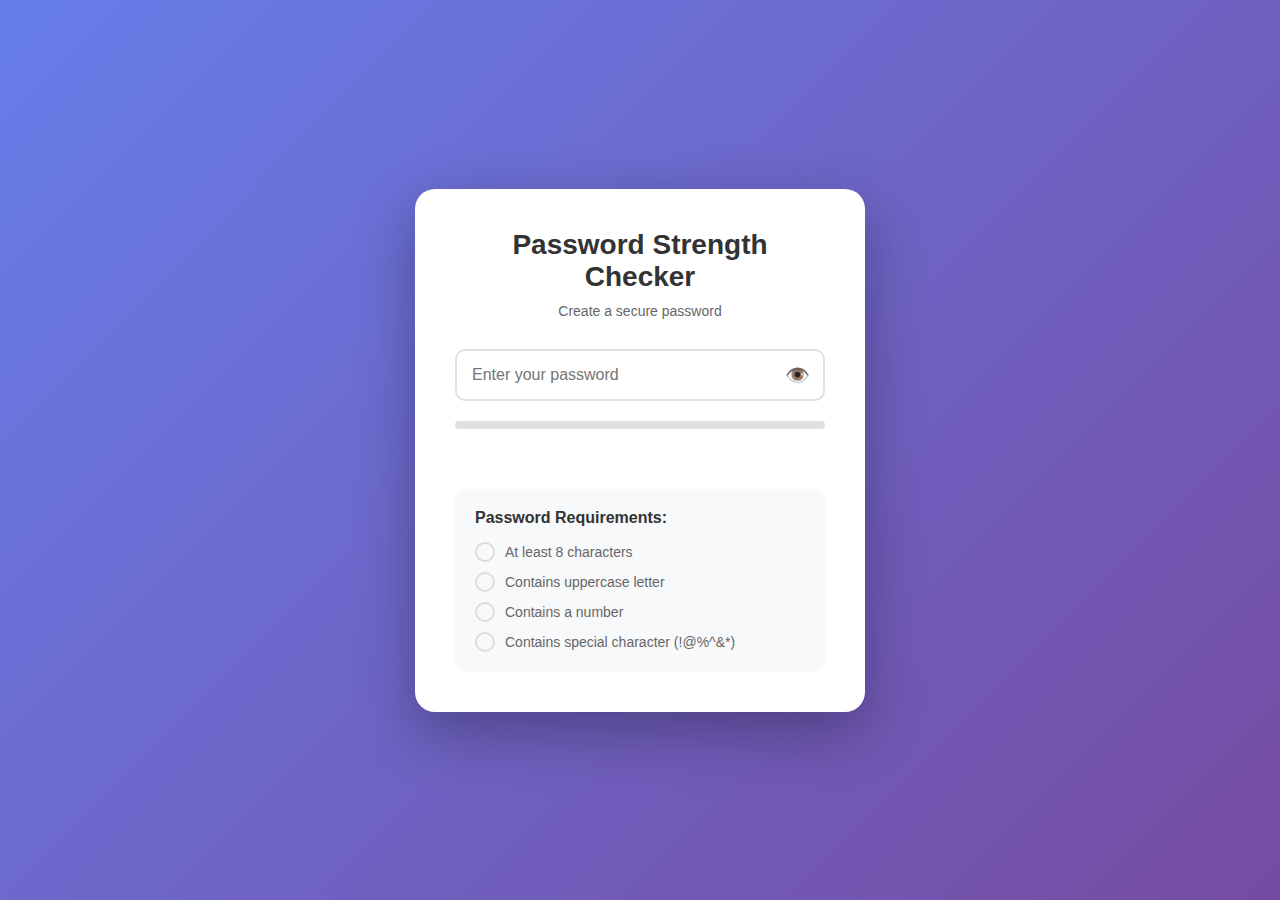
<file: index.html>
<!DOCTYPE html>
<html lang="en">
<head>
    <meta charset="UTF-8">
    <meta name="viewport" content="width=device-width, initial-scale=1.0">
    <title>Password Strength Checker</title>
    <link rel="stylesheet" href="style.css">
</head>
<body>
    <div class="card">
        <h1>Password Strength Checker</h1>
        <p class="subtitle">Create a secure password</p>

        <div class="input-container">
            <input type="password" id="passwordInput" placeholder="Enter your password">
            <button class="toggle-btn" id="toggleBtn" aria-label="Toggle password visibility">👁️</button>
        </div>

        <div class="strength-meter">
            <div class="strength-bar" id="strengthBar"></div>
        </div>

        <div class="strength-text" id="strengthText"></div>

        <div class="requirements">
            <h3>Password Requirements:</h3>
            <div class="requirement" id="req-length">
                <span class="icon"></span>
                <span>At least 8 characters</span>
            </div>
            <div class="requirement" id="req-uppercase">
                <span class="icon"></span>
                <span>Contains uppercase letter</span>
            </div>
            <div class="requirement" id="req-number">
                <span class="icon"></span>
                <span>Contains a number</span>
            </div>
            <div class="requirement" id="req-special">
                <span class="icon"></span>
                <span>Contains special character (!@%^&*)</span>
            </div>
        </div>
    </div>
    <script src="script.js"></script>
</body>
</html>
</file>
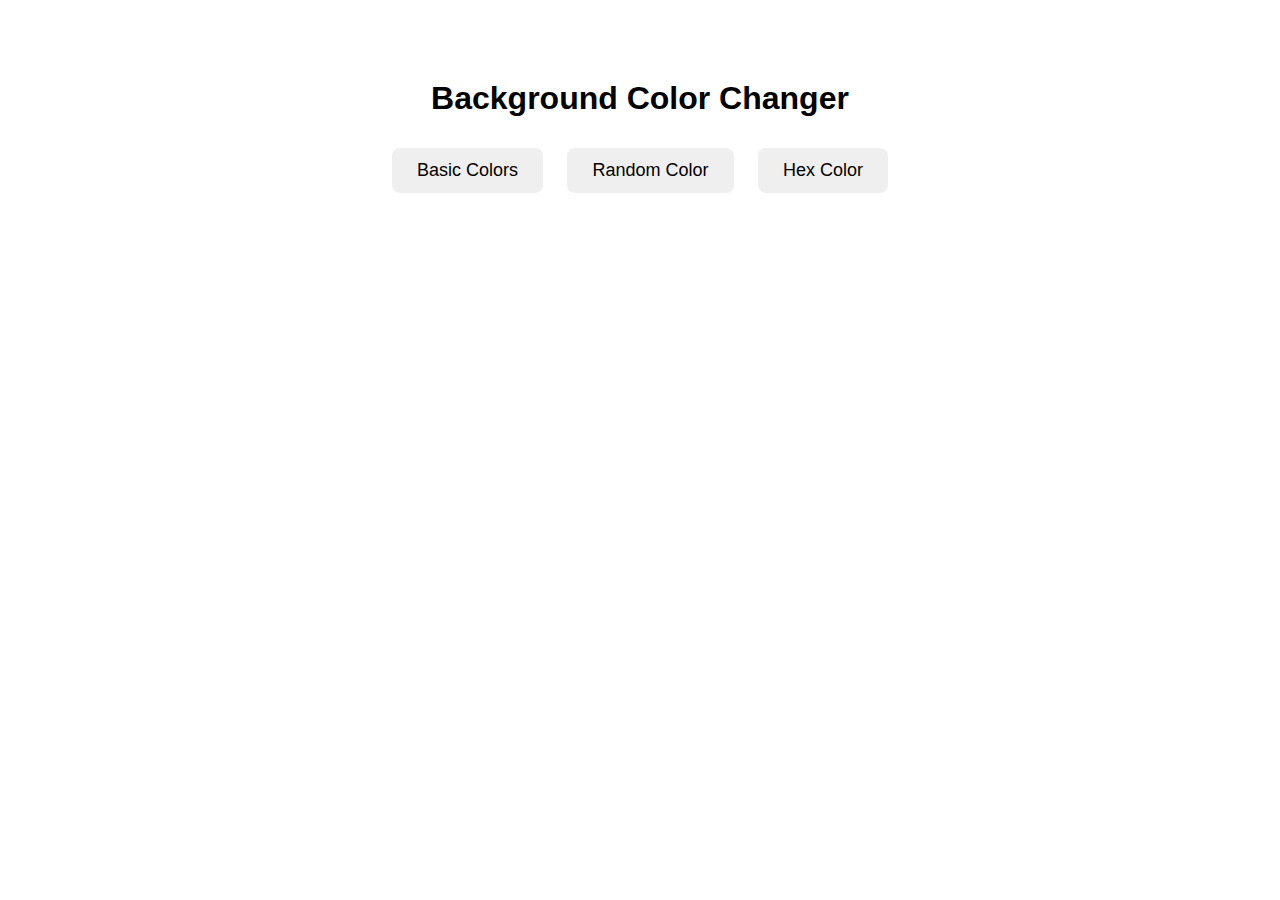
<file: color changer project/index.html>
<!DOCTYPE html>
<html lang="en">
<head>
  <meta charset="UTF-8" />
  <meta name="viewport" content="width=device-width, initial-scale=1.0">
  <title>Color Changer</title>
  <style>
    body {
      text-align: center;
      font-family: Arial;
      margin-top: 80px;
    }
    button {
      padding: 12px 25px;
      margin: 10px;
      font-size: 18px;
      cursor: pointer;
      border-radius: 8px;
      border: none;
    }
  </style>
</head>
<body>
  <h1>Background Color Changer</h1>

  <button id="basicBtn">Basic Colors</button>
  <button id="randomBtn">Random Color</button>
  <button id="hexBtn">Hex Color</button>

  <h2 id="colorText"></h2>

  <script src="o4.js"></script>
</body>
</html>
</file>
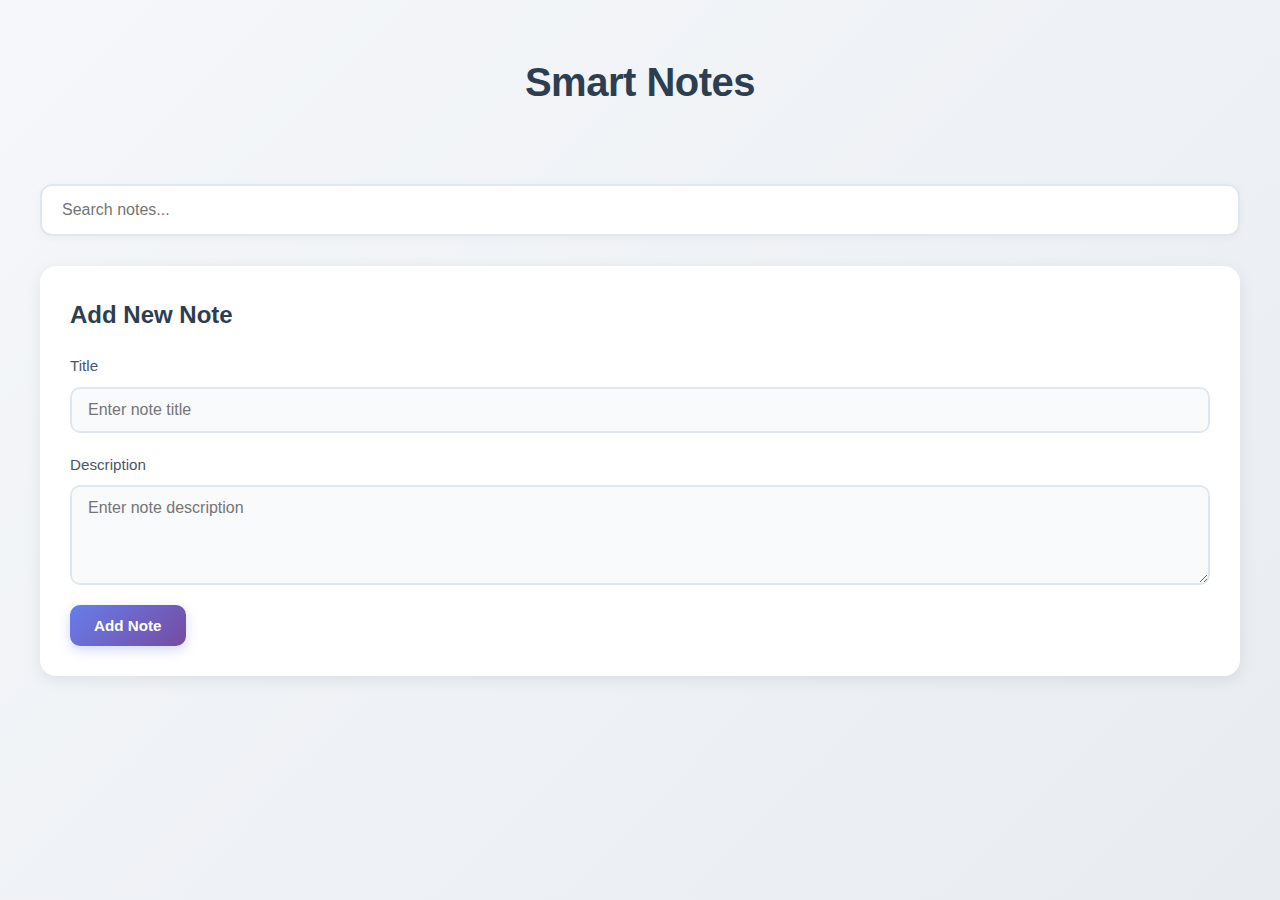
<file: smart note project/index.html>
<!DOCTYPE html>
<html lang="en">
<head>
    <meta charset="UTF-8">
    <meta name="viewport" content="width=device-width, initial-scale=1.0">
    <title>Smart Notes</title>
    <link rel="stylesheet" href="styles.css">
</head>
<body>
    <div class="container">
        <!-- Header -->
        <header class="header">
            <h1>Smart Notes</h1>
        </header>

        <!-- Search Bar -->
        <div class="search-container">
            <input type="text" class="search-bar" placeholder="Search notes...">
        </div>

        <!-- Add Note Form -->
        <div class="add-note-card">
            <h2>Add New Note</h2>
            <form class="note-form">
                <div class="form-group">
                    <label for="note-title">Title</label>
                    <input type="text" id="note-title" placeholder="Enter note title" required>
                </div>
                <div class="form-group">
                    <label for="note-description">Description</label>
                    <textarea id="note-description" rows="4" placeholder="Enter note description" required></textarea>
                </div>
                <button type="submit" class="btn btn-add">Add Note</button>
            </form>
        </div>

        <!-- Notes Grid -->
        <div class="notes-grid">
            <!-- Sample Note 1 -->
            <div class="note-card">
                <h3 class="note-title">Meeting Notes</h3>
                <p class="note-description">Discussed project timeline and deliverables. Need to follow up with the team by Friday.</p>
                <div class="note-actions">
                    <button class="btn btn-edit">Edit</button>
                    <button class="btn btn-delete">Delete</button>
                </div>
            </div>

            <!-- Sample Note 2 -->
            <div class="note-card">
                <h3 class="note-title">Shopping List</h3>
                <p class="note-description">Milk, eggs, bread, coffee, fruits, vegetables, and cleaning supplies.</p>
                <div class="note-actions">
                    <button class="btn btn-edit">Edit</button>
                    <button class="btn btn-delete">Delete</button>
                </div>
            </div>

            <!-- Sample Note 3 -->
            <div class="note-card">
                <h3 class="note-title">Book Ideas</h3>
                <p class="note-description">Research topics for next chapter. Include historical references and contemporary examples.</p>
                <div class="note-actions">
                    <button class="btn btn-edit">Edit</button>
                    <button class="btn btn-delete">Delete</button>
                </div>
            </div>

            <!-- Sample Note 4 -->
            <div class="note-card">
                <h3 class="note-title">Workout Plan</h3>
                <p class="note-description">Monday: Cardio 30min, Tuesday: Strength training, Wednesday: Yoga, Thursday: Rest day.</p>
                <div class="note-actions">
                    <button class="btn btn-edit">Edit</button>
                    <button class="btn btn-delete">Delete</button>
                </div>
            </div>

            <!-- Sample Note 5 -->
            <div class="note-card">
                <h3 class="note-title">Travel Plans</h3>
                <p class="note-description">Book flights for December trip. Check hotel availability and plan itinerary for 5 days.</p>
                <div class="note-actions">
                    <button class="btn btn-edit">Edit</button>
                    <button class="btn btn-delete">Delete</button>
                </div>
            </div>

            <!-- Sample Note 6 -->
            <div class="note-card">
                <h3 class="note-title">Recipe: Pasta</h3>
                <p class="note-description">Ingredients: pasta, tomatoes, garlic, olive oil, basil. Cook pasta al dente, sauté garlic, add tomatoes.</p>
                <div class="note-actions">
                    <button class="btn btn-edit">Edit</button>
                    <button class="btn btn-delete">Delete</button>
                </div>
            </div>
        </div>
    </div>
    <script src="script.js"></script>
</body>
</html>
</file>
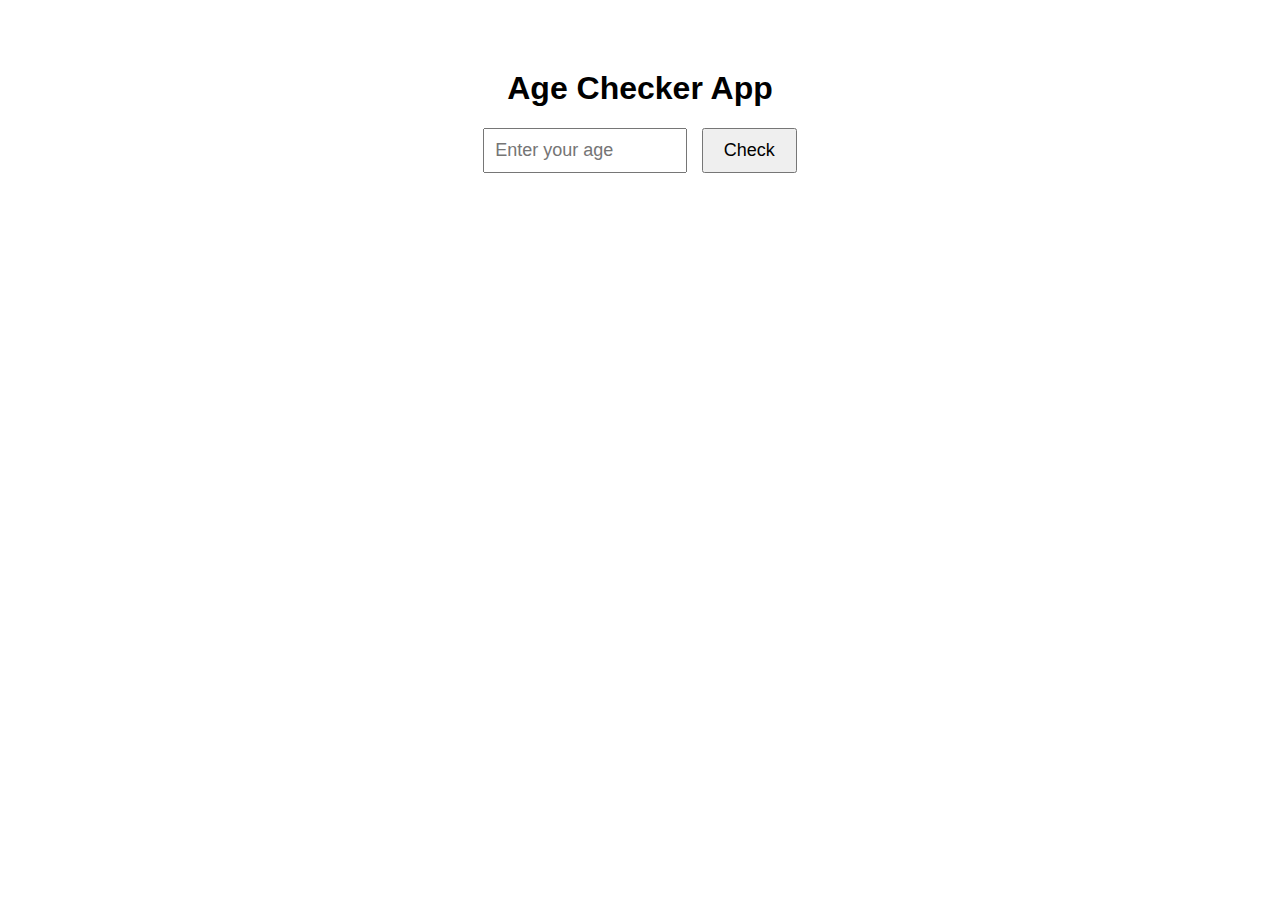
<file: Age-checker/age.html>
<!DOCTYPE html>
<html lang="en">
<head>
  <meta charset="UTF-8">
  <meta name="viewport" content="width=device-width, initial-scale=1.0">
  <title>Age Checker</title>
  <style>
    body {
      text-align: center;
      font-family: Arial;
      margin-top: 70px;
    }
    input {
      padding: 10px;
      font-size: 18px;
      width: 180px;
    }
    button {
      padding: 10px 20px;
      font-size: 18px;
      margin-left: 10px;
      cursor: pointer;
    }
    #result {
      margin-top: 25px;
      font-size: 22px;
      font-weight: bold;
    }
  </style>
</head>
<body>

  <h1>Age Checker App</h1>
  
  <input type="number" id="ageInput" placeholder="Enter your age">
  <button id="checkBtn">Check</button>

  <div id="result"></div>

  <script src="05.js"></script>
</body>
</html>
</file>
<file: style.css>
* {
            margin: 0;
            padding: 0;
            box-sizing: border-box;
        }

        body {
            font-family: 'Segoe UI', Tahoma, Geneva, Verdana, sans-serif;
            background: linear-gradient(135deg, #667eea 0%, #764ba2 100%);
            min-height: 100vh;
            display: flex;
            justify-content: center;
            align-items: center;
            padding: 20px;
        }

        .card {
            background: white;
            border-radius: 20px;
            padding: 40px;
            box-shadow: 0 20px 60px rgba(0, 0, 0, 0.3);
            max-width: 450px;
            width: 100%;
            animation: fadeIn 0.5s ease;
        }

        @keyframes fadeIn {
            from {
                opacity: 0;
                transform: translateY(-20px);
            }
            to {
                opacity: 1;
                transform: translateY(0);
            }
        }

        h1 {
            color: #333;
            margin-bottom: 10px;
            font-size: 28px;
            text-align: center;
        }

        .subtitle {
            color: #666;
            text-align: center;
            margin-bottom: 30px;
            font-size: 14px;
        }

        .input-container {
            position: relative;
            margin-bottom: 20px;
        }

        input[type="password"],
        input[type="text"] {
            width: 100%;
            padding: 15px 50px 15px 15px;
            border: 2px solid #e0e0e0;
            border-radius: 10px;
            font-size: 16px;
            transition: all 0.3s ease;
            outline: none;
        }

        input[type="password"]:focus,
        input[type="text"]:focus {
            border-color: #667eea;
            box-shadow: 0 0 0 4px rgba(102, 126, 234, 0.1);
        }

        .toggle-btn {
            position: absolute;
            right: 15px;
            top: 50%;
            transform: translateY(-50%);
            background: none;
            border: none;
            cursor: pointer;
            font-size: 20px;
            color: #666;
            transition: color 0.3s ease;
        }

        .toggle-btn:hover {
            color: #667eea;
        }

        .strength-meter {
            height: 8px;
            background: #e0e0e0;
            border-radius: 10px;
            overflow: hidden;
            margin-bottom: 15px;
        }

        .strength-bar {
            height: 100%;
            width: 0%;
            transition: all 0.4s ease;
            border-radius: 10px;
        }

        .strength-bar.weak {
            width: 33.33%;
            background: linear-gradient(90deg, #ff4757, #ff6348);
        }

        .strength-bar.medium {
            width: 66.66%;
            background: linear-gradient(90deg, #ffa502, #ffcc00);
        }

        .strength-bar.strong {
            width: 100%;
            background: linear-gradient(90deg, #26de81, #20bf6b);
        }

        .strength-text {
            text-align: center;
            font-weight: 600;
            font-size: 14px;
            margin-bottom: 25px;
            min-height: 20px;
            transition: all 0.3s ease;
        }

        .strength-text.weak {
            color: #ff4757;
        }

        .strength-text.medium {
            color: #ffa502;
        }

        .strength-text.strong {
            color: #26de81;
        }

        .requirements {
            background: #f8f9fa;
            border-radius: 10px;
            padding: 20px;
        }

        .requirements h3 {
            color: #333;
            font-size: 16px;
            margin-bottom: 15px;
        }

        .requirement {
            display: flex;
            align-items: center;
            margin-bottom: 10px;
            color: #666;
            font-size: 14px;
            transition: all 0.3s ease;
        }

        .requirement:last-child {
            margin-bottom: 0;
        }

        .requirement .icon {
            width: 20px;
            height: 20px;
            border-radius: 50%;
            border: 2px solid #ddd;
            margin-right: 10px;
            display: flex;
            align-items: center;
            justify-content: center;
            font-size: 12px;
            transition: all 0.3s ease;
        }

        .requirement.met::after {
            color: #078d4a;
        }
    
        .requirement.met .icon {
            background: #26de81;
            border-color: #26de81;
            color: white;
        }

        @media (max-width: 500px) {
            .card {
                padding: 30px 20px;
            }

            h1 {
                font-size: 24px;
            }
        }
</file>
<file: smart note project/styles.css>
* {
    margin: 0;
    padding: 0;
    box-sizing: border-box;
}

body {
    font-family: -apple-system, BlinkMacSystemFont, 'Segoe UI', Roboto, 'Helvetica Neue', Arial, sans-serif;
    background: linear-gradient(135deg, #f5f7fa 0%, #e8ecf1 100%);
    color: #2c3e50;
    line-height: 1.6;
    min-height: 100vh;
    padding: 20px;
}

.container {
    max-width: 1200px;
    margin: 0 auto;
}

/* Header */
.header {
    text-align: center;
    margin-bottom: 40px;
    padding: 30px 0;
}

.header h1 {
    font-size: 2.5rem;
    font-weight: 700;
    color: #2c3e50;
    letter-spacing: -0.5px;
}

/* Search Bar */
.search-container {
    margin-bottom: 30px;
}

.search-bar {
    width: 100%;
    padding: 15px 20px;
    font-size: 1rem;
    border: 2px solid #e1e8ed;
    border-radius: 12px;
    background: white;
    transition: all 0.3s ease;
    box-shadow: 0 2px 8px rgba(0, 0, 0, 0.04);
}

.search-bar:focus {
    outline: none;
    border-color: #667eea;
    box-shadow: 0 4px 12px rgba(102, 126, 234, 0.15);
}

/* Add Note Card */
.add-note-card {
    background: white;
    padding: 30px;
    border-radius: 16px;
    box-shadow: 0 4px 16px rgba(0, 0, 0, 0.08);
    margin-bottom: 40px;
}

.add-note-card h2 {
    font-size: 1.5rem;
    margin-bottom: 20px;
    color: #2c3e50;
    font-weight: 600;
}

.note-form {
    display: flex;
    flex-direction: column;
    gap: 20px;
}

.form-group {
    display: flex;
    flex-direction: column;
    gap: 8px;
}

.form-group label {
    font-weight: 500;
    color: #4a5568;
    font-size: 0.95rem;
}

.form-group input,
.form-group textarea {
    padding: 12px 16px;
    font-size: 1rem;
    border: 2px solid #e1e8ed;
    border-radius: 10px;
    font-family: inherit;
    transition: all 0.3s ease;
    background: #f9fafb;
}

.form-group input:focus,
.form-group textarea:focus {
    outline: none;
    border-color: #667eea;
    background: white;
    box-shadow: 0 2px 8px rgba(102, 126, 234, 0.1);
}

.form-group textarea {
    resize: vertical;
    min-height: 100px;
}

/* Buttons */
.btn {
    padding: 12px 24px;
    border: none;
    border-radius: 10px;
    font-size: 0.95rem;
    font-weight: 600;
    cursor: pointer;
    transition: all 0.3s ease;
    text-transform: capitalize;
}

.btn-add {
    background: linear-gradient(135deg, #667eea 0%, #764ba2 100%);
    color: white;
    align-self: flex-start;
    box-shadow: 0 4px 12px rgba(102, 126, 234, 0.3);
}

.btn-add:hover {
    transform: translateY(-2px);
    box-shadow: 0 6px 16px rgba(102, 126, 234, 0.4);
}

.btn-edit {
    background: #48bb78;
    color: white;
    box-shadow: 0 2px 8px rgba(72, 187, 120, 0.3);
}

.btn-edit:hover {
    background: #38a169;
    transform: translateY(-1px);
    box-shadow: 0 4px 12px rgba(72, 187, 120, 0.4);
}

.btn-delete {
    background: #f56565;
    color: white;
    box-shadow: 0 2px 8px rgba(245, 101, 101, 0.3);
}

.btn-delete:hover {
    background: #e53e3e;
    transform: translateY(-1px);
    box-shadow: 0 4px 12px rgba(245, 101, 101, 0.4);
}

/* Notes Grid */
.notes-grid {
    display: grid;
    grid-template-columns: repeat(auto-fill, minmax(300px, 1fr));
    gap: 24px;
}

/* Note Card */
.note-card {
    background: white;
    padding: 24px;
    border-radius: 16px;
    box-shadow: 0 4px 16px rgba(0, 0, 0, 0.08);
    transition: all 0.3s ease;
    display: flex;
    flex-direction: column;
    gap: 12px;
}

.note-card:hover {
    transform: translateY(-4px);
    box-shadow: 0 8px 24px rgba(0, 0, 0, 0.12);
}

.note-title {
    font-size: 1.25rem;
    font-weight: 600;
    color: #2c3e50;
    margin-bottom: 8px;
}

.note-description {
    color: #4a5568;
    font-size: 0.95rem;
    line-height: 1.6;
    flex-grow: 1;
}

.note-actions {
    display: flex;
    gap: 10px;
    margin-top: 12px;
}

.note-actions .btn {
    flex: 1;
    padding: 10px 16px;
    font-size: 0.9rem;
}

/* Responsive Design */
@media (max-width: 768px) {
    body {
        padding: 15px;
    }

    .header h1 {
        font-size: 2rem;
    }

    .add-note-card {
        padding: 20px;
    }

    .notes-grid {
        grid-template-columns: 1fr;
        gap: 20px;
    }

    .note-actions {
        flex-direction: column;
    }

    .note-actions .btn {
        width: 100%;
    }
}

@media (max-width: 480px) {
    .header h1 {
        font-size: 1.75rem;
    }

    .add-note-card h2 {
        font-size: 1.25rem;
    }

    .btn-add {
        width: 100%;
    }
}
</file>
